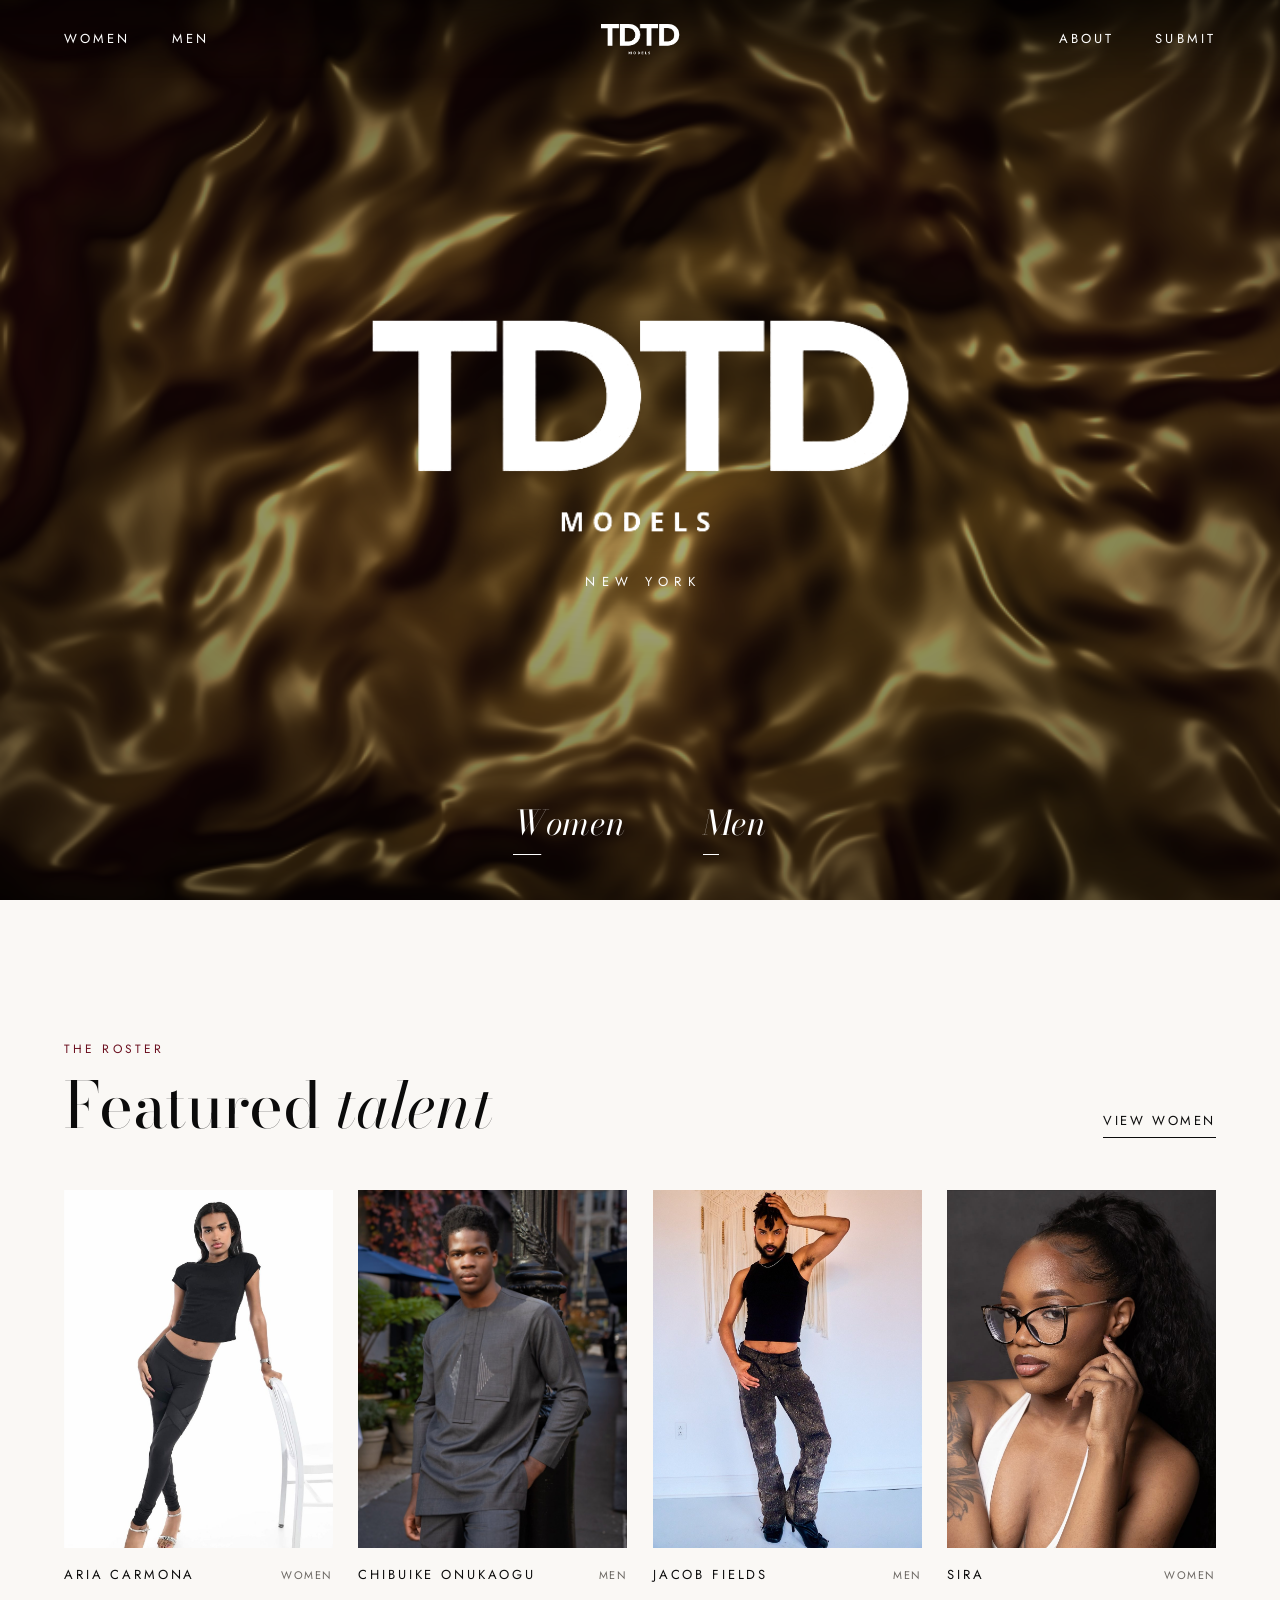
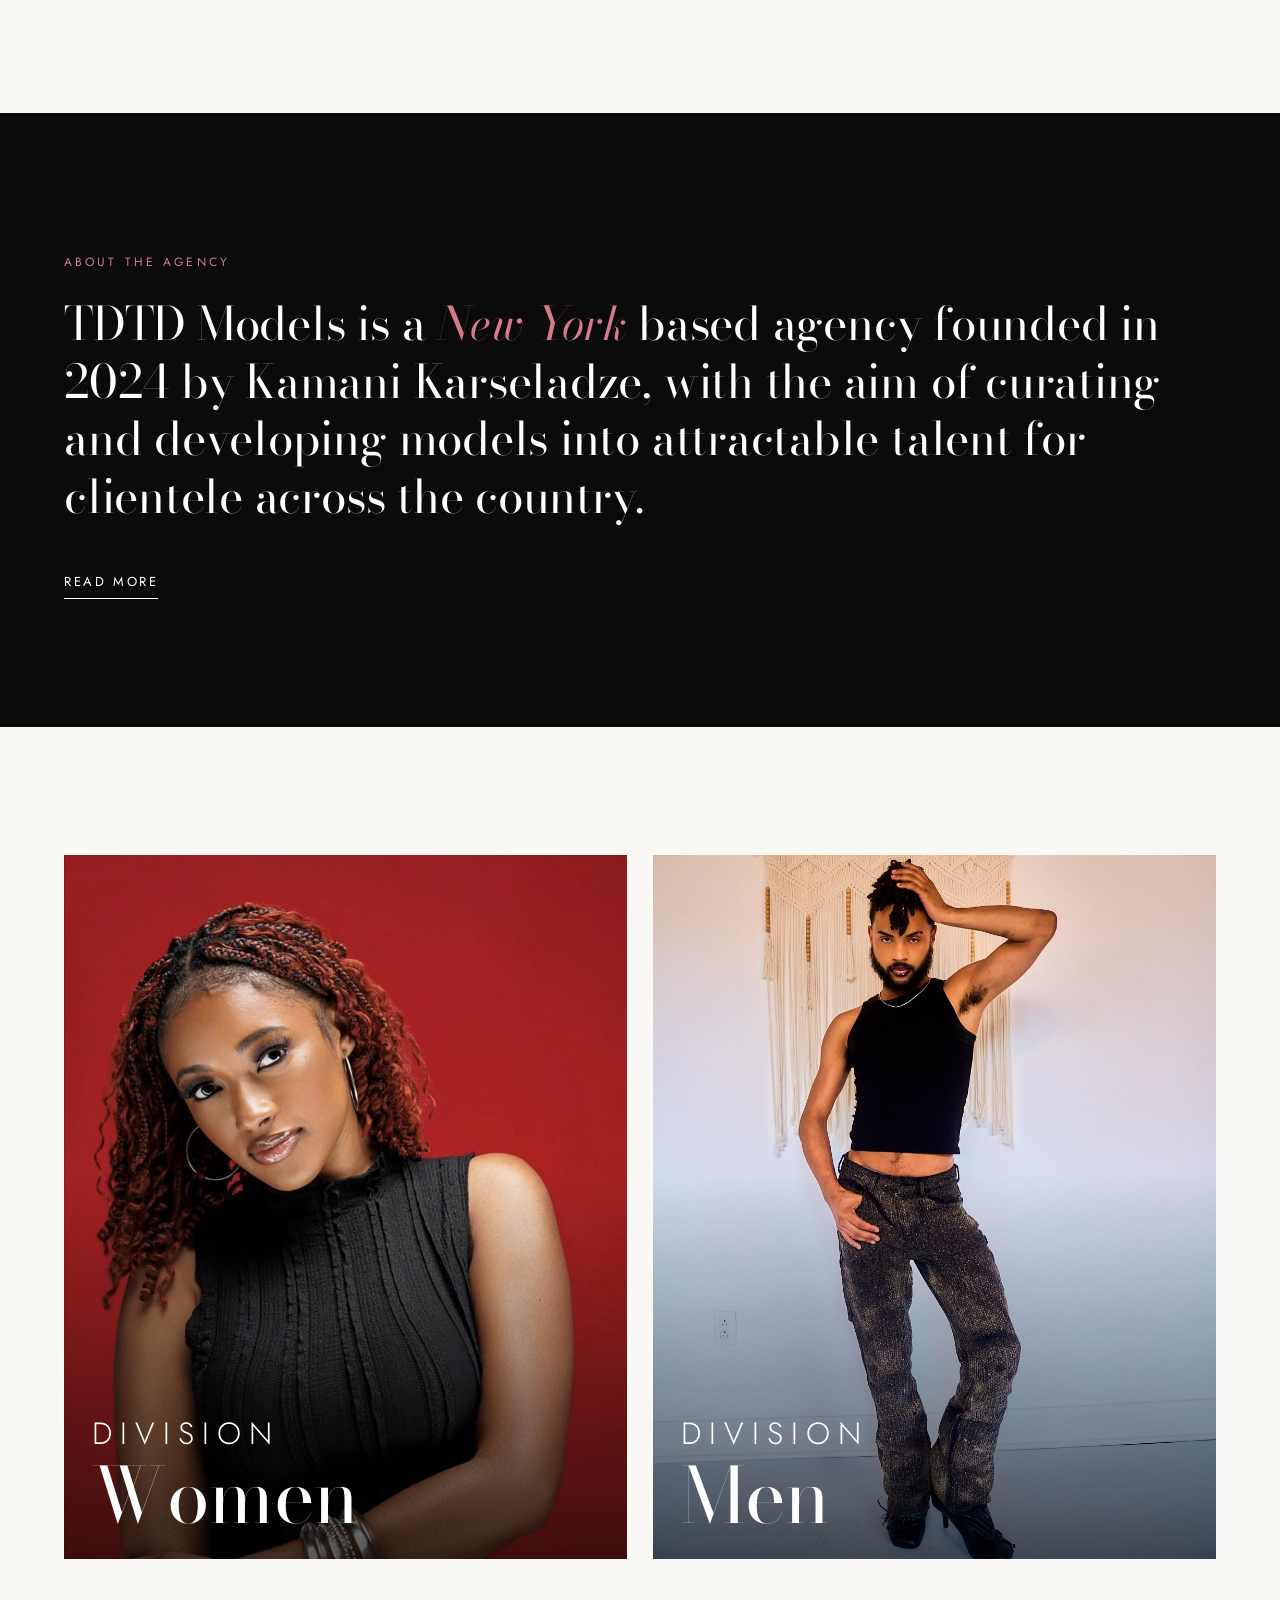
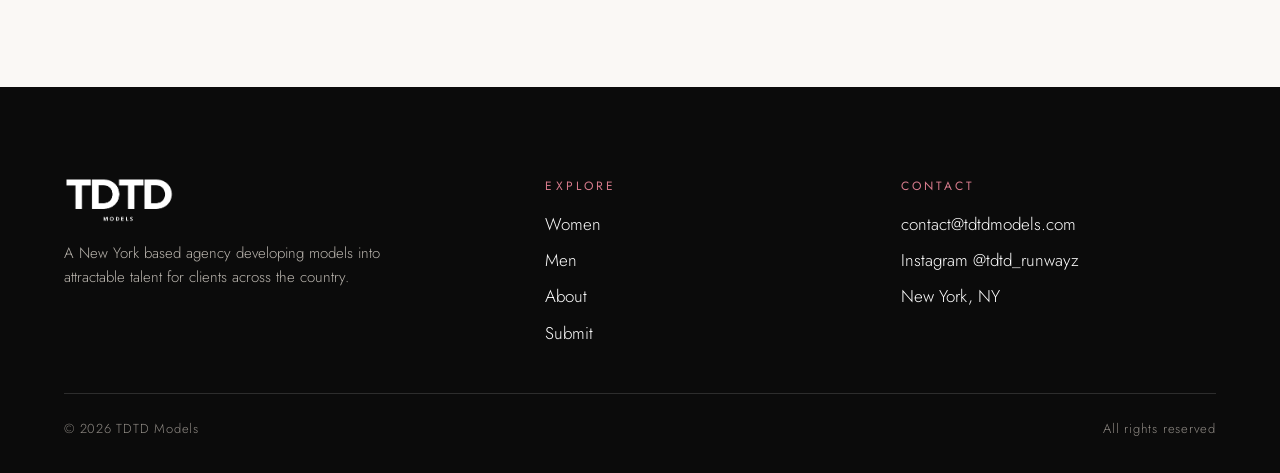
<file: index.html>
<!DOCTYPE html>
<html lang="en">
<head>
  <meta charset="UTF-8">
  <meta name="viewport" content="width=device-width, initial-scale=1">
  <title>TDTD Models | New York Model Management</title>
  <meta name="description" content="TDTD Models is a New York based agency founded in 2024 by Kamani Karseladze, with the aim of curating and developing models into attractable talent for clientele across the country.">
  <meta property="og:type" content="website">
  <meta property="og:site_name" content="TDTD Models">
  <meta property="og:title" content="TDTD Models | New York Model Management">
  <meta property="og:description" content="TDTD Models is a New York based agency founded in 2024 by Kamani Karseladze, with the aim of curating and developing models into attractable talent for clientele across the country.">
  <meta property="og:url" content="https://tdtdmodels.com/">
  <meta property="og:image" content="https://tdtdmodels.com/images/share-preview.jpg">
  <meta property="og:image:type" content="image/jpeg">
  <meta property="og:image:width" content="1200">
  <meta property="og:image:height" content="630">
  <meta property="og:image:alt" content="TDTD Models, New York model management">
  <meta name="twitter:card" content="summary_large_image">
  <meta name="twitter:title" content="TDTD Models | New York Model Management">
  <meta name="twitter:description" content="TDTD Models is a New York based agency founded in 2024 by Kamani Karseladze, with the aim of curating and developing models into attractable talent for clientele across the country.">
  <meta name="twitter:image" content="https://tdtdmodels.com/images/share-preview.jpg">
  <meta name="theme-color" content="#6b0f1f">
  <link rel="icon" href="favicon.png" type="image/png">
  <link rel="apple-touch-icon" href="apple-touch-icon.png">
  <link rel="preconnect" href="https://fonts.googleapis.com">
  <link rel="preconnect" href="https://fonts.gstatic.com" crossorigin>
  <link href="https://fonts.googleapis.com/css2?family=Bodoni+Moda:ital,opsz,wght@0,6..96,400;0,6..96,500;1,6..96,400&family=Jost:wght@300;400;500&display=swap" rel="stylesheet">
  <link rel="stylesheet" href="style.css">
</head>
<body class="home" data-page="home">
  <a class="skip" href="#main">Skip to content</a>
  <div id="site-header"></div>

  <section class="hero">
    <canvas aria-hidden="true"></canvas>
    <div class="hero-inner">
      <img class="hero-logo" src="images/tdtd-logo-white.png" alt="TDTD Models">
      <p class="hero-tag">New York</p>
    </div>
    <nav class="hero-links" aria-label="Divisions">
      <a href="women.html">Women</a>
      <a href="men.html">Men</a>
    </nav>
  </section>

  <main id="main">
    <section class="section">
      <div class="section-head">
        <div><p class="eyebrow">The roster</p><h2 class="display">Featured <em>talent</em></h2></div>
        <a class="link-arrow" href="women.html">View women</a>
      </div>
      <div class="roster" data-roster="featured"></div>
    </section>

    <section class="section section--ink">
      <div class="statement">
        <p class="eyebrow" style="color:#d77b8c">About the agency</p>
        <p>TDTD Models is a <em>New York</em> based agency founded in 2024 by Kamani Karseladze, with the aim of curating and developing models into attractable talent for clientele across the country.</p>
        <a class="link-arrow" href="about.html">Read more</a>
      </div>
    </section>

    <section class="section">
      <div class="tiles">
        <a class="tile reveal" href="women.html"><img src="images/models/kiyana-simmons/01.jpg" alt="" loading="lazy"><span><em>Division</em>Women</span></a>
        <a class="tile reveal" href="men.html"><img src="images/models/jacob-fields/01.jpg" alt="" loading="lazy"><span><em>Division</em>Men</span></a>
      </div>
    </section>

  </main>

  <div id="site-footer"></div>
  <script src="js/gold.js"></script>
  <script src="js/roster.js"></script>
  <script src="js/main.js"></script>
</body>
</html>
</file>
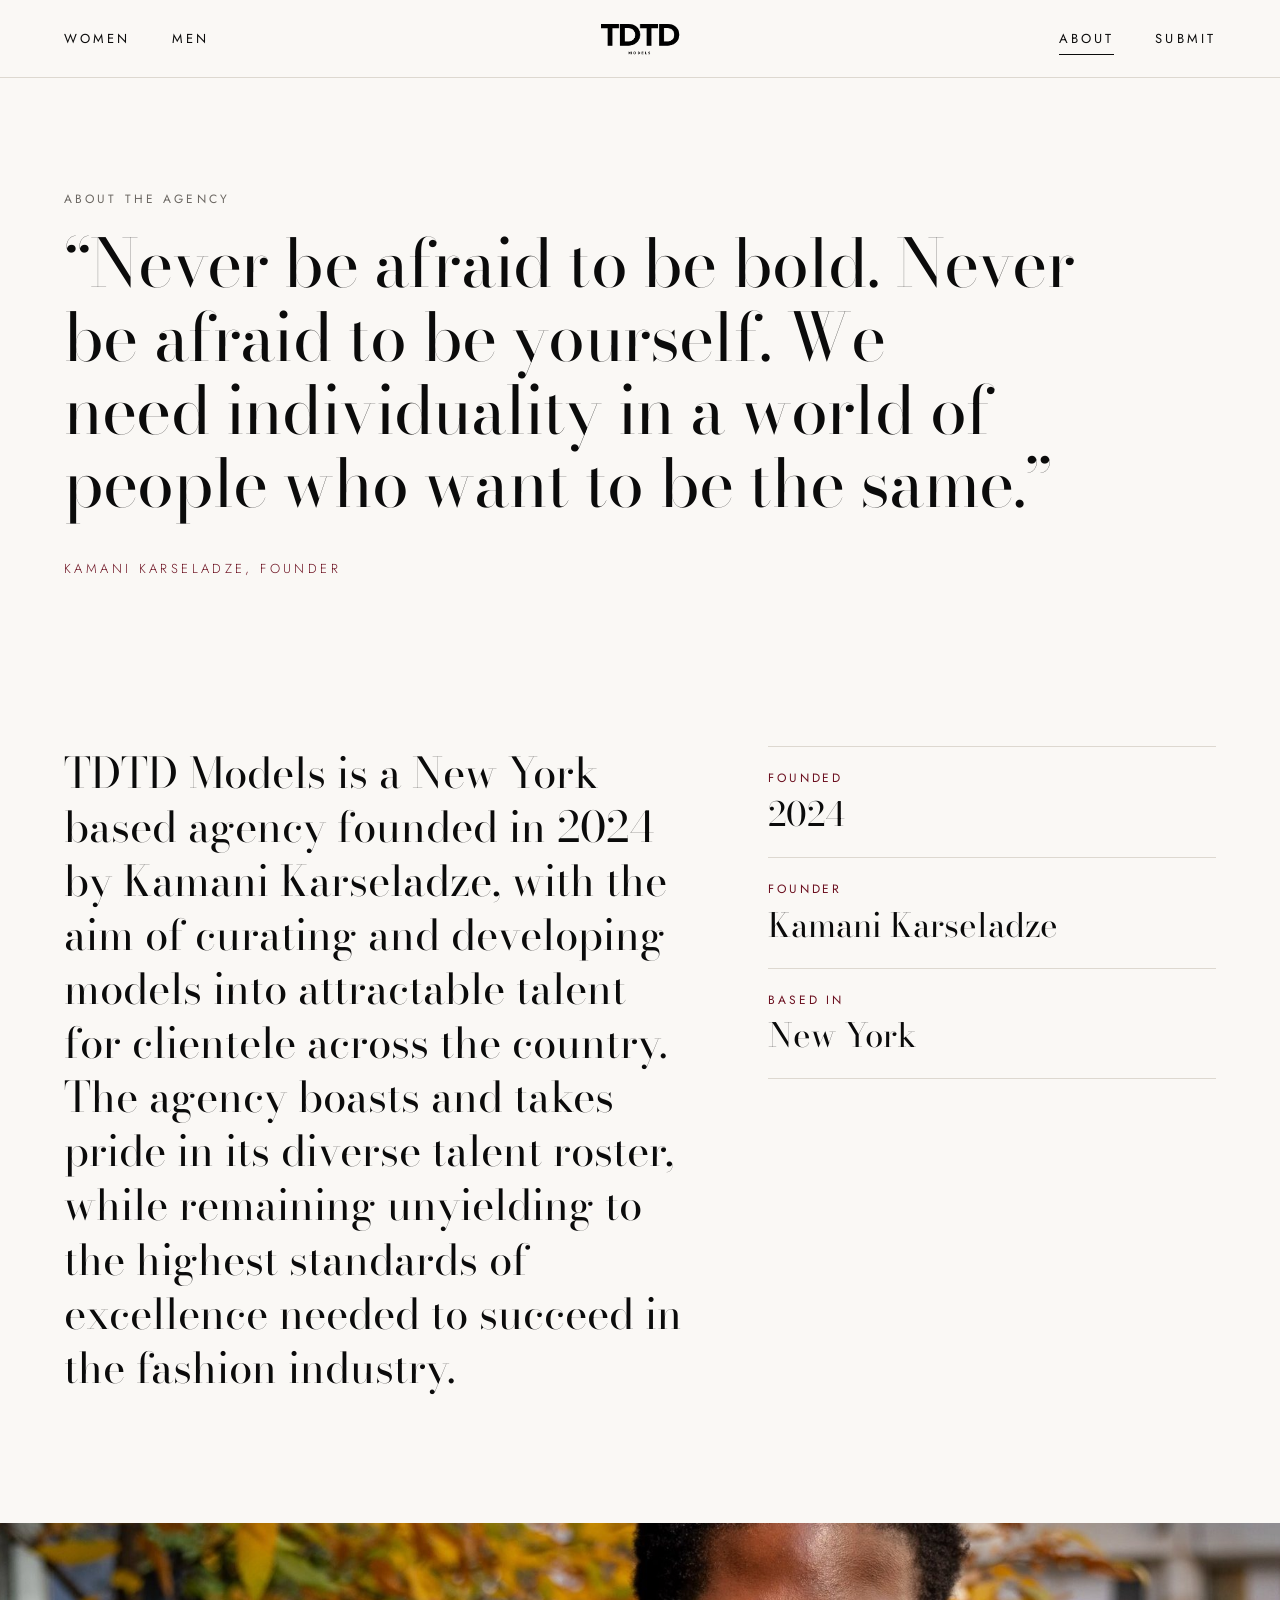
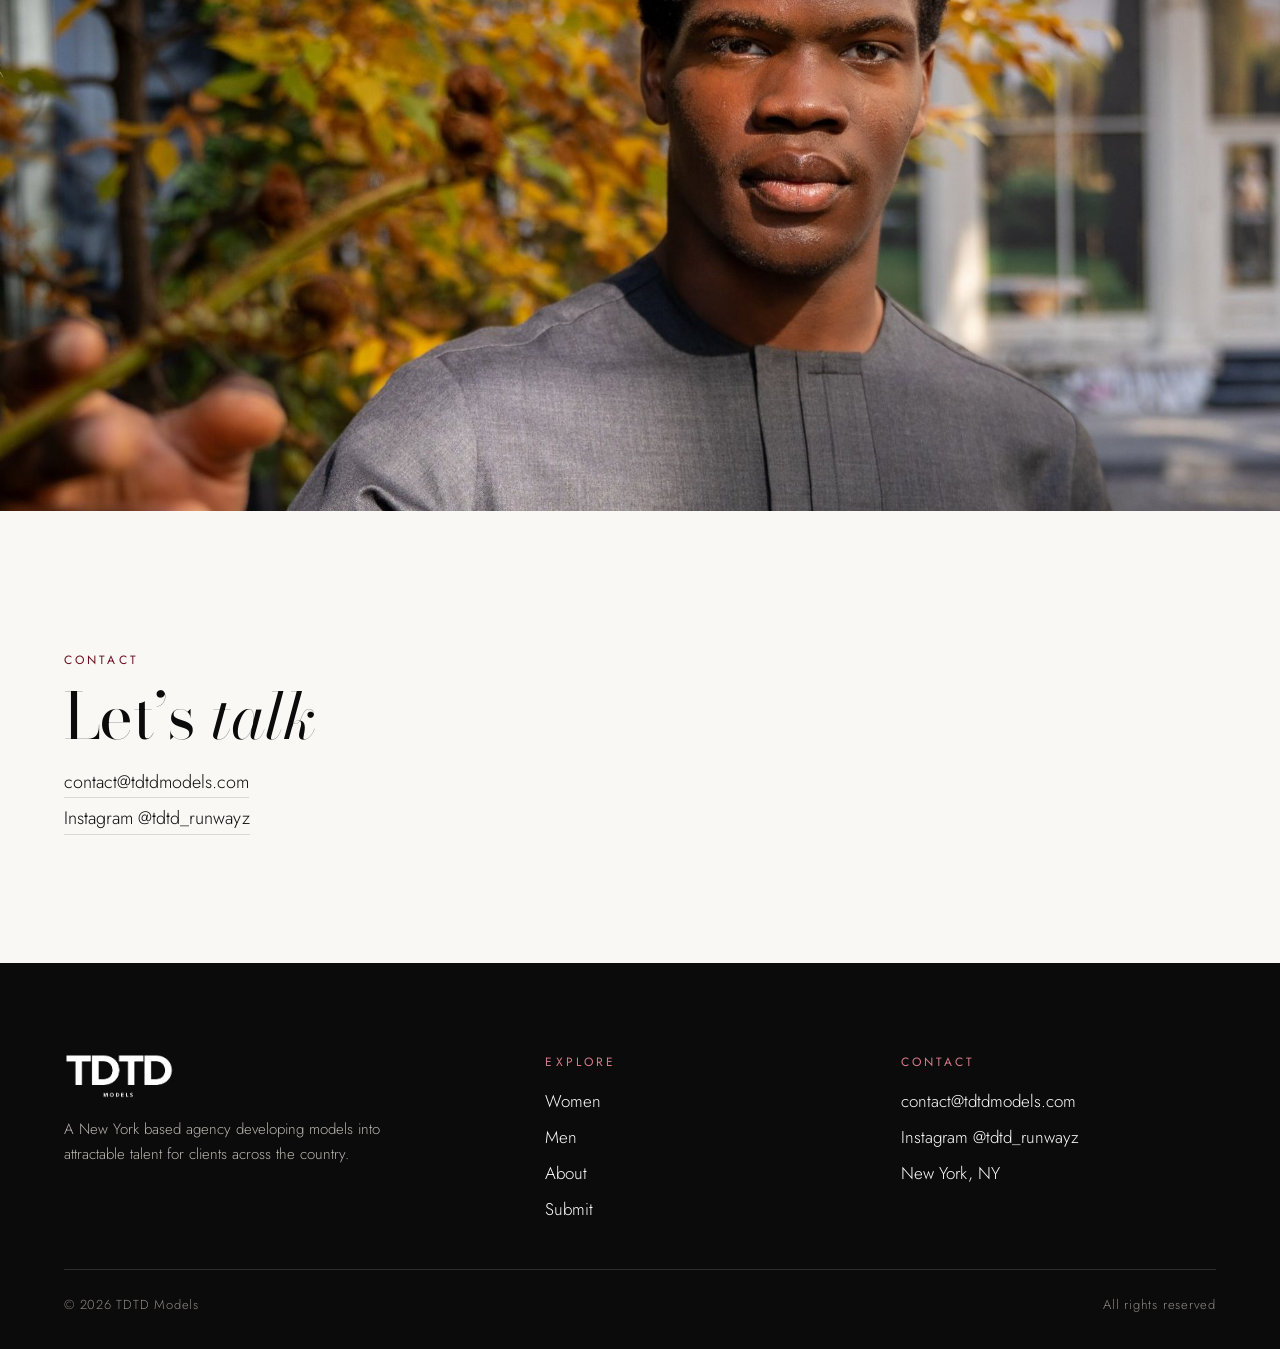
<file: about.html>
<!DOCTYPE html>
<html lang="en">
<head>
  <meta charset="UTF-8">
  <meta name="viewport" content="width=device-width, initial-scale=1">
  <title>About | TDTD Models</title>
  <meta name="description" content="TDTD Models is a New York based agency founded in 2024 by Kamani Karseladze.">
  <meta property="og:type" content="website">
  <meta property="og:site_name" content="TDTD Models">
  <meta property="og:title" content="About | TDTD Models">
  <meta property="og:description" content="TDTD Models is a New York based agency founded in 2024 by Kamani Karseladze.">
  <meta property="og:url" content="https://tdtdmodels.com/about.html">
  <meta property="og:image" content="https://tdtdmodels.com/images/share-preview.jpg">
  <meta property="og:image:type" content="image/jpeg">
  <meta property="og:image:width" content="1200">
  <meta property="og:image:height" content="630">
  <meta property="og:image:alt" content="TDTD Models, New York model management">
  <meta name="twitter:card" content="summary_large_image">
  <meta name="twitter:title" content="About | TDTD Models">
  <meta name="twitter:description" content="TDTD Models is a New York based agency founded in 2024 by Kamani Karseladze.">
  <meta name="twitter:image" content="https://tdtdmodels.com/images/share-preview.jpg">
  <meta name="theme-color" content="#6b0f1f">
  <link rel="icon" href="favicon.png" type="image/png">
  <link rel="apple-touch-icon" href="apple-touch-icon.png">
  <link rel="preconnect" href="https://fonts.googleapis.com">
  <link rel="preconnect" href="https://fonts.gstatic.com" crossorigin>
  <link href="https://fonts.googleapis.com/css2?family=Bodoni+Moda:ital,opsz,wght@0,6..96,400;0,6..96,500;1,6..96,400&family=Jost:wght@300;400;500&display=swap" rel="stylesheet">
  <link rel="stylesheet" href="style.css">
</head>
<body data-page="about">
  <a class="skip" href="#main">Skip to content</a>
  <div id="site-header"></div>
  <header class="page-title page-title--quote">
    <p class="eyebrow">About the agency</p>
    <h1 class="display quote-title">&ldquo;Never be afraid to be bold. Never be afraid to be yourself. We need individuality in a world of people who want to be the same.&rdquo;</h1>
    <p class="quote-by">Kamani Karseladze, Founder</p>
  </header>
  <main id="main">
    <section class="section">
      <div class="about-grid">
        <p class="about-lead reveal">TDTD Models is a New York based agency founded in 2024 by Kamani Karseladze, with the aim of curating and developing models into attractable talent for clientele across the country. The agency boasts and takes pride in its diverse talent roster, while remaining unyielding to the highest standards of excellence needed to succeed in the fashion industry.</p>
        <dl class="facts reveal">
          <div><dt>Founded</dt><dd>2024</dd></div>
          <div><dt>Founder</dt><dd>Kamani Karseladze</dd></div>
          <div><dt>Based in</dt><dd>New York</dd></div>
        </dl>
      </div>
    </section>
    <div class="photo-band"><img src="images/about-band.jpg" alt="" loading="lazy"></div>
    <section class="section">
      <p class="eyebrow">Contact</p>
      <h2 class="display" style="margin:12px 0 0;font-size:clamp(34px,5vw,64px)">Let&rsquo;s <em>talk</em></h2>
      <div class="contact-lines">
        <a href="mailto:contact@tdtdmodels.com">contact@tdtdmodels.com</a>
        <a href="https://www.instagram.com/tdtd_runwayz/" target="_blank" rel="noopener">Instagram @tdtd_runwayz</a>
      </div>
    </section>
  </main>
  <div id="site-footer"></div>
  <script src="js/roster.js"></script>
  <script src="js/main.js"></script>
</body>
</html>
</file>
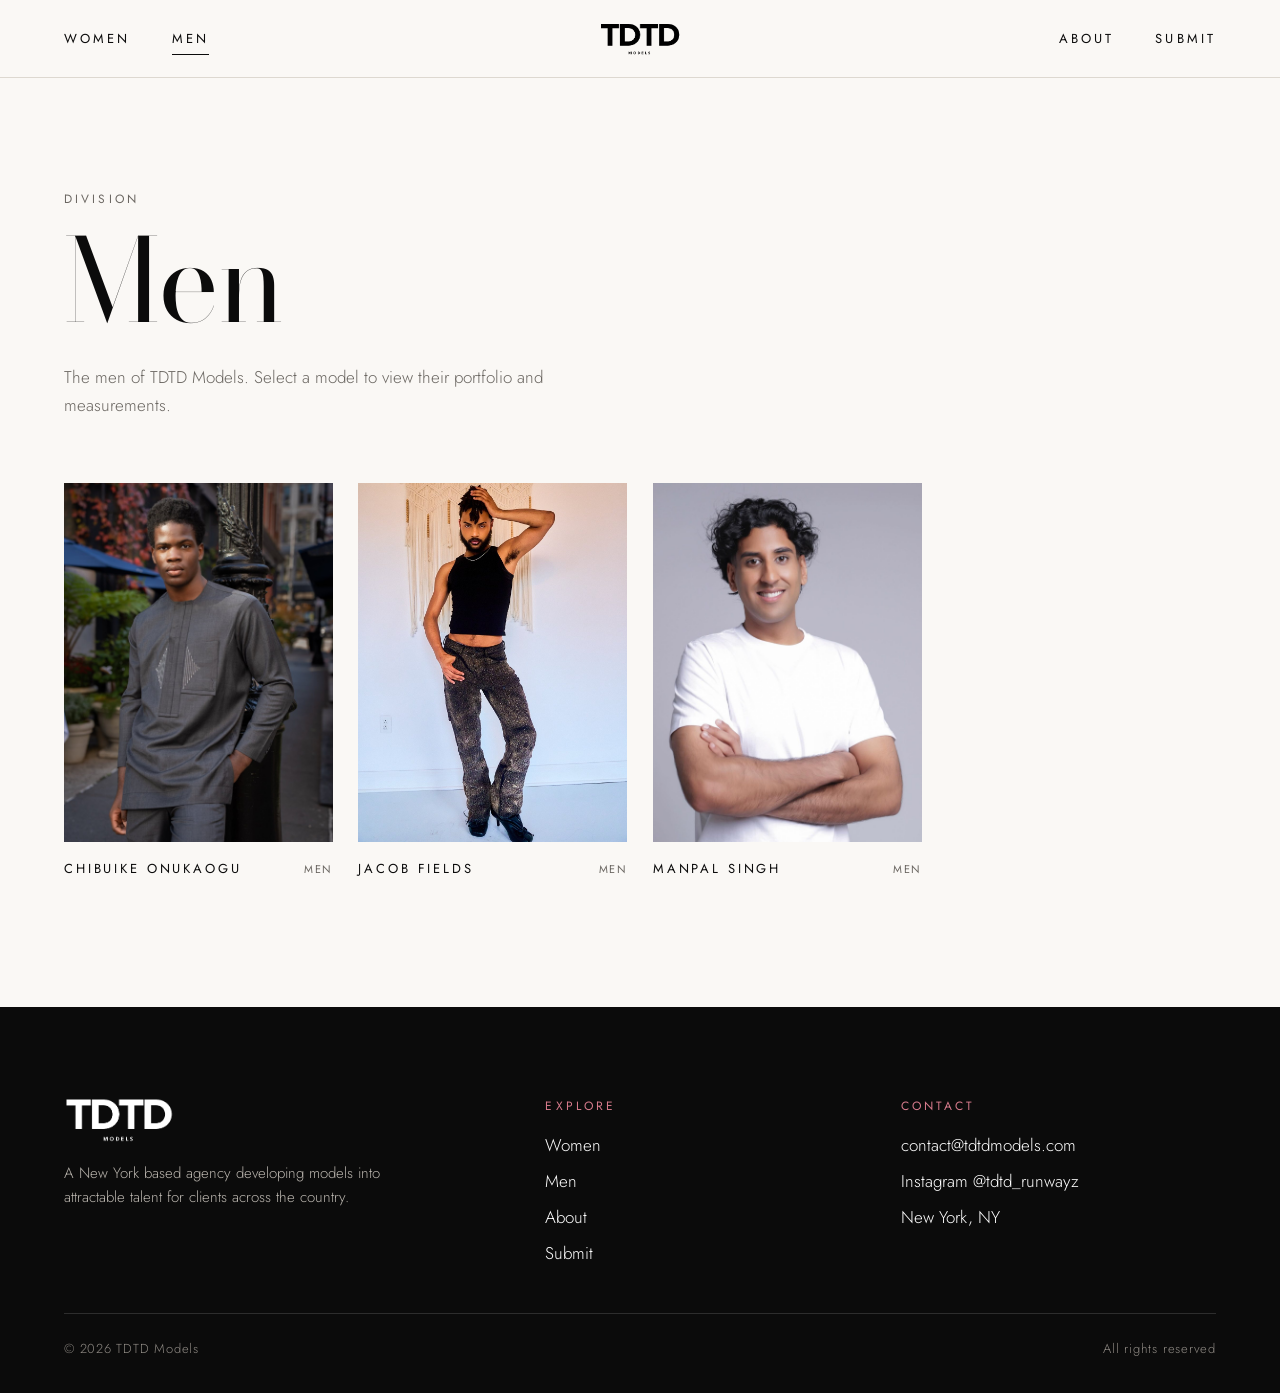
<file: men.html>
<!DOCTYPE html>
<html lang="en">
<head>
  <meta charset="UTF-8">
  <meta name="viewport" content="width=device-width, initial-scale=1">
  <title>Men | TDTD Models</title>
  <meta name="description" content="The men of TDTD Models. Model management in New York.">
  <meta property="og:type" content="website">
  <meta property="og:site_name" content="TDTD Models">
  <meta property="og:title" content="Men | TDTD Models">
  <meta property="og:description" content="The men of TDTD Models. Model management in New York.">
  <meta property="og:url" content="https://tdtdmodels.com/men.html">
  <meta property="og:image" content="https://tdtdmodels.com/images/share-preview.jpg">
  <meta property="og:image:type" content="image/jpeg">
  <meta property="og:image:width" content="1200">
  <meta property="og:image:height" content="630">
  <meta property="og:image:alt" content="TDTD Models, New York model management">
  <meta name="twitter:card" content="summary_large_image">
  <meta name="twitter:title" content="Men | TDTD Models">
  <meta name="twitter:description" content="The men of TDTD Models. Model management in New York.">
  <meta name="twitter:image" content="https://tdtdmodels.com/images/share-preview.jpg">
  <meta name="theme-color" content="#6b0f1f">
  <link rel="icon" href="favicon.png" type="image/png">
  <link rel="apple-touch-icon" href="apple-touch-icon.png">
  <link rel="preconnect" href="https://fonts.googleapis.com">
  <link rel="preconnect" href="https://fonts.gstatic.com" crossorigin>
  <link href="https://fonts.googleapis.com/css2?family=Bodoni+Moda:ital,opsz,wght@0,6..96,400;0,6..96,500;1,6..96,400&family=Jost:wght@300;400;500&display=swap" rel="stylesheet">
  <link rel="stylesheet" href="style.css">
</head>
<body data-page="men">
  <a class="skip" href="#main">Skip to content</a>
  <div id="site-header"></div>
  <header class="page-title">
    <p class="eyebrow">Division</p>
    <h1 class="display">Men</h1>
    <p>The men of TDTD Models. Select a model to view their portfolio and measurements.</p>
  </header>
  <main id="main" class="roster-wrap">
    <div class="roster" data-roster="men"></div>
  </main>
  <div id="site-footer"></div>
  <script src="js/roster.js"></script>
  <script src="js/main.js"></script>
</body>
</html>
</file>
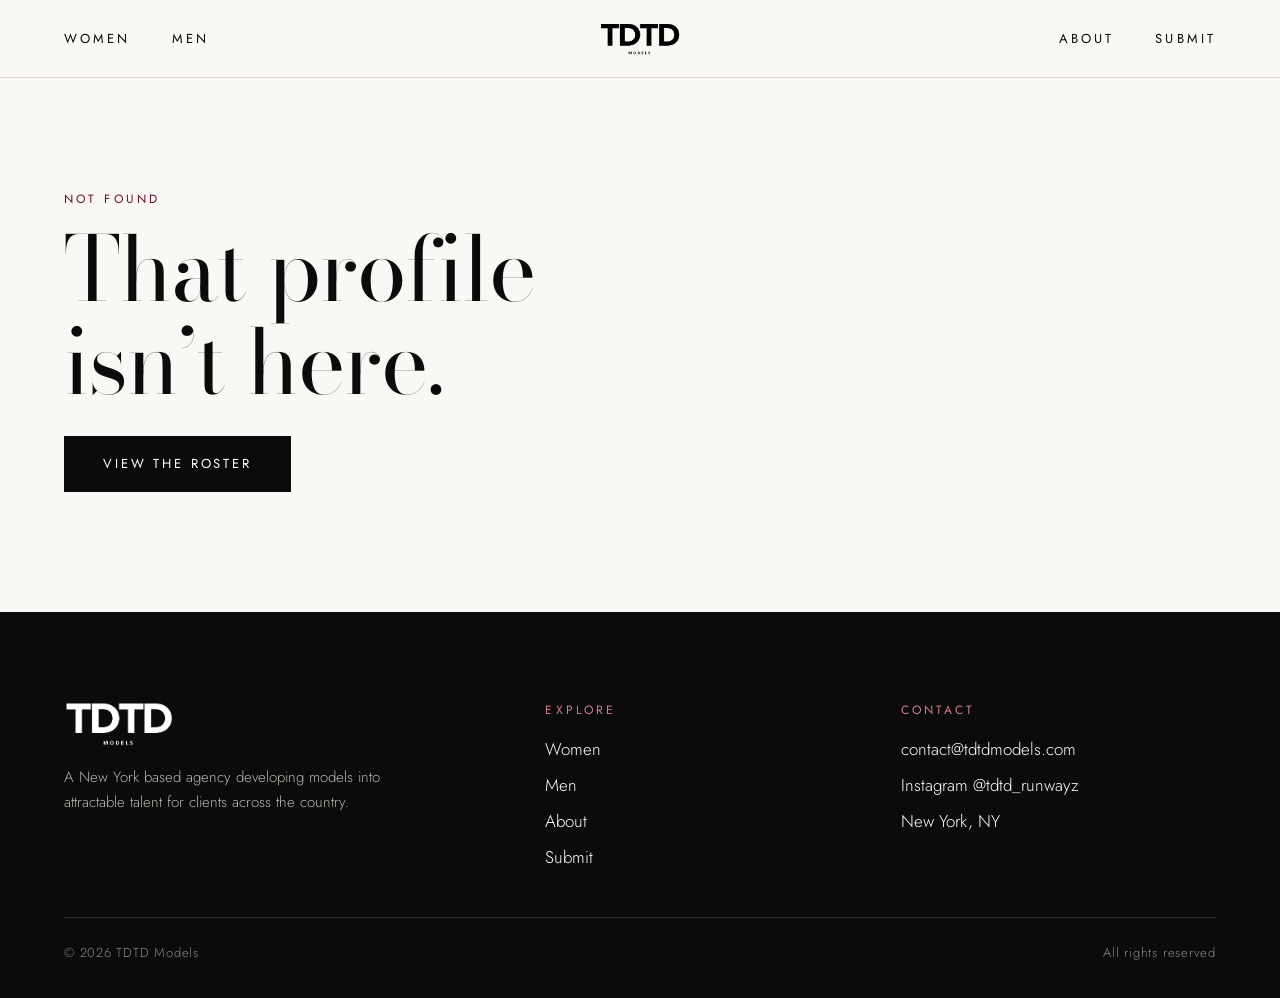
<file: model.html>
<!DOCTYPE html>
<html lang="en">
<head>
  <meta charset="UTF-8">
  <meta name="viewport" content="width=device-width, initial-scale=1">
  <title>Model | TDTD Models</title>
  <meta name="description" content="Model portfolio at TDTD Models, New York.">
  <meta property="og:type" content="website">
  <meta property="og:site_name" content="TDTD Models">
  <meta property="og:title" content="Model | TDTD Models">
  <meta property="og:description" content="Model portfolio at TDTD Models, New York.">
  <meta property="og:image" content="https://tdtdmodels.com/images/share-preview.jpg">
  <meta property="og:image:type" content="image/jpeg">
  <meta property="og:image:width" content="1200">
  <meta property="og:image:height" content="630">
  <meta property="og:image:alt" content="TDTD Models, New York model management">
  <meta name="twitter:card" content="summary_large_image">
  <meta name="twitter:title" content="Model | TDTD Models">
  <meta name="twitter:description" content="Model portfolio at TDTD Models, New York.">
  <meta name="twitter:image" content="https://tdtdmodels.com/images/share-preview.jpg">
  <meta name="theme-color" content="#6b0f1f">
  <link rel="icon" href="favicon.png" type="image/png">
  <link rel="apple-touch-icon" href="apple-touch-icon.png">
  <link rel="preconnect" href="https://fonts.googleapis.com">
  <link rel="preconnect" href="https://fonts.gstatic.com" crossorigin>
  <link href="https://fonts.googleapis.com/css2?family=Bodoni+Moda:ital,opsz,wght@0,6..96,400;0,6..96,500;1,6..96,400&family=Jost:wght@300;400;500&display=swap" rel="stylesheet">
  <link rel="stylesheet" href="style.css">
</head>
<body data-page="model">
  <a class="skip" href="#main">Skip to content</a>
  <div id="site-header"></div>
  <main id="main"><div id="model-root"></div></main>
  <div id="site-footer"></div>
  <script src="js/roster.js"></script>
  <script src="js/main.js"></script>
</body>
</html>
</file>
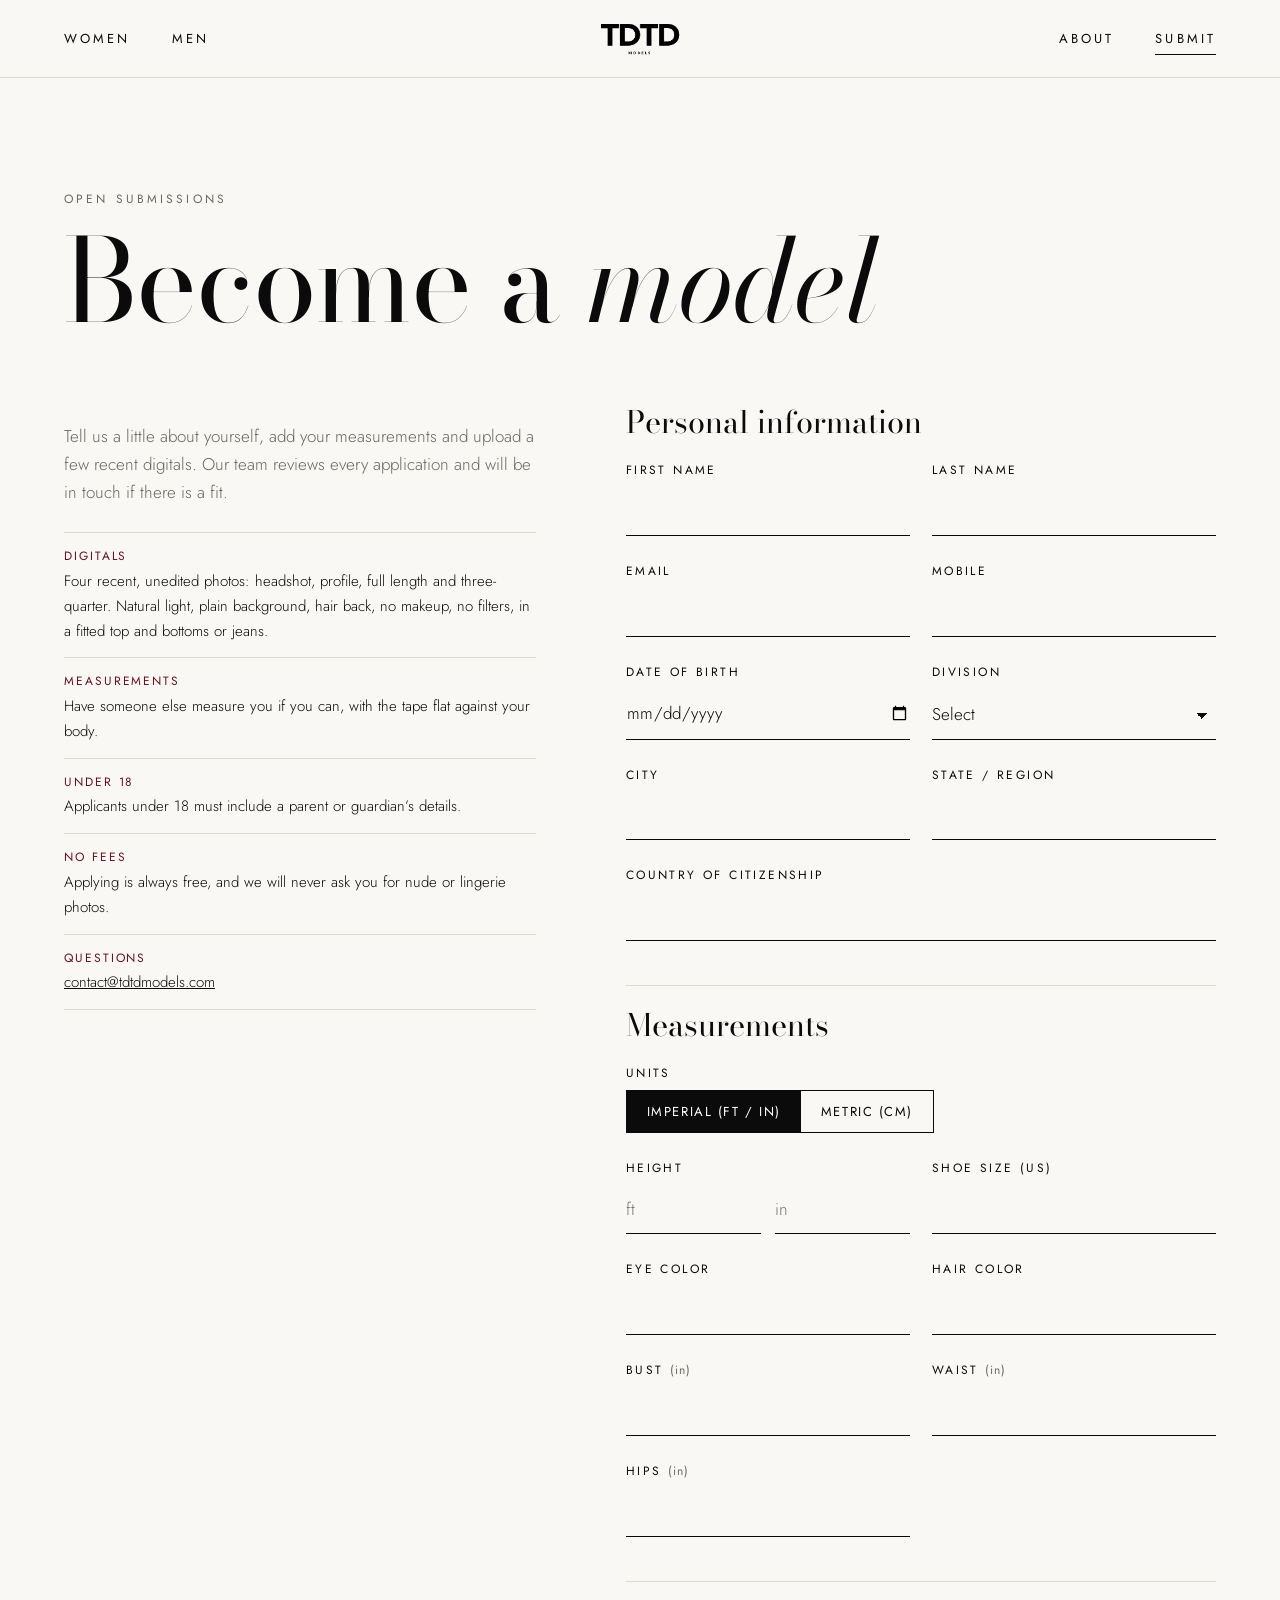
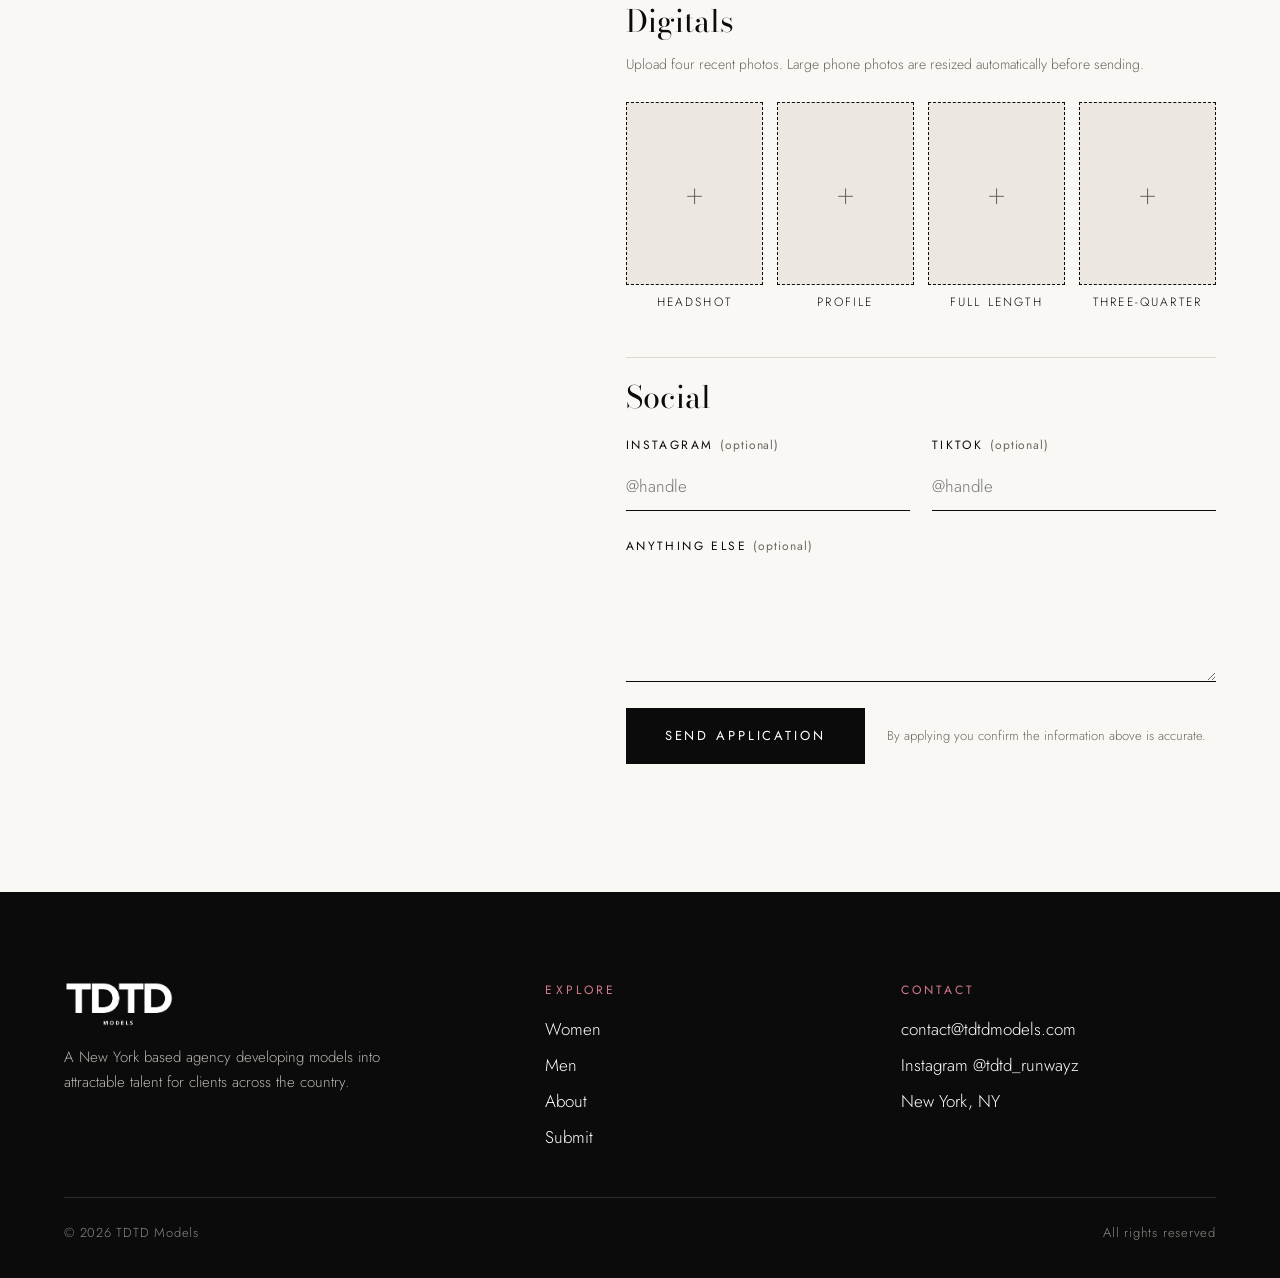
<file: submit.html>
<!DOCTYPE html>
<html lang="en">
<head>
  <meta charset="UTF-8">
  <meta name="viewport" content="width=device-width, initial-scale=1">
  <title>Submit | TDTD Models</title>
  <meta name="description" content="Apply to be represented by TDTD Models, a New York model agency.">
  <meta property="og:type" content="website">
  <meta property="og:site_name" content="TDTD Models">
  <meta property="og:title" content="Submit | TDTD Models">
  <meta property="og:description" content="Apply to be represented by TDTD Models, a New York model agency.">
  <meta property="og:url" content="https://tdtdmodels.com/submit.html">
  <meta property="og:image" content="https://tdtdmodels.com/images/share-preview.jpg">
  <meta property="og:image:type" content="image/jpeg">
  <meta property="og:image:width" content="1200">
  <meta property="og:image:height" content="630">
  <meta property="og:image:alt" content="TDTD Models, New York model management">
  <meta name="twitter:card" content="summary_large_image">
  <meta name="twitter:title" content="Submit | TDTD Models">
  <meta name="twitter:description" content="Apply to be represented by TDTD Models, a New York model agency.">
  <meta name="twitter:image" content="https://tdtdmodels.com/images/share-preview.jpg">
  <meta name="theme-color" content="#6b0f1f">
  <link rel="icon" href="favicon.png" type="image/png">
  <link rel="apple-touch-icon" href="apple-touch-icon.png">
  <link rel="preconnect" href="https://fonts.googleapis.com">
  <link rel="preconnect" href="https://fonts.gstatic.com" crossorigin>
  <link href="https://fonts.googleapis.com/css2?family=Bodoni+Moda:ital,opsz,wght@0,6..96,400;0,6..96,500;1,6..96,400&family=Jost:wght@300;400;500&display=swap" rel="stylesheet">
  <link rel="stylesheet" href="style.css">
</head>
<body data-page="submit">
  <a class="skip" href="#main">Skip to content</a>
  <div id="site-header"></div>
  <header class="page-title">
    <p class="eyebrow">Open submissions</p>
    <h1 class="display">Become a <em>model</em></h1>
  </header>
  <main id="main" class="apply" style="padding-top:clamp(34px,5vw,70px)">
    <div class="apply-copy">
      <p>Tell us a little about yourself, add your measurements and upload a few recent digitals. Our team reviews every application and will be in touch if there is a fit.</p>
      <ul>
        <li><b>Digitals</b>Four recent, unedited photos: headshot, profile, full length and three-quarter. Natural light, plain background, hair back, no makeup, no filters, in a fitted top and bottoms or jeans.</li>
        <li><b>Measurements</b>Have someone else measure you if you can, with the tape flat against your body.</li>
        <li><b>Under 18</b>Applicants under 18 must include a parent or guardian&rsquo;s details.</li>
        <li><b>No fees</b>Applying is always free, and we will never ask you for nude or lingerie photos.</li>
        <li><b>Questions</b><a href="mailto:contact@tdtdmodels.com">contact@tdtdmodels.com</a></li>
      </ul>
    </div>

    <form class="form" id="applyForm" action="https://formspree.io/f/xrppvgpb" method="POST" enctype="multipart/form-data">
      <input type="hidden" name="_subject" value="New TDTD Models application">
      <input class="hp" type="text" name="_gotcha" tabindex="-1" autocomplete="off" aria-hidden="true">

      <h2 class="form-section">Personal information</h2>
      <div class="field"><label for="first">First name</label><input id="first" name="first_name" type="text" autocomplete="given-name" required></div>
      <div class="field"><label for="last">Last name</label><input id="last" name="last_name" type="text" autocomplete="family-name" required></div>
      <div class="field"><label for="email">Email</label><input id="email" name="email" type="email" autocomplete="email" required></div>
      <div class="field"><label for="phone">Mobile</label><input id="phone" name="mobile" type="tel" autocomplete="tel" required></div>
      <div class="field"><label for="dob">Date of birth</label><input id="dob" name="date_of_birth" type="date" autocomplete="bday" required></div>
      <div class="field"><label for="division">Division</label>
        <select id="division" name="division" required><option value="" selected disabled>Select</option><option value="Women">Women</option><option value="Men">Men</option></select></div>
      <div class="field"><label for="city">City</label><input id="city" name="city" type="text" autocomplete="address-level2" required></div>
      <div class="field"><label for="state">State / region</label><input id="state" name="state" type="text" autocomplete="address-level1"></div>
      <div class="field full"><label for="citizenship">Country of citizenship</label><input id="citizenship" name="citizenship" type="text" autocomplete="country-name" required></div>

      <div class="guardian full" id="guardian" hidden>
        <p class="hint">You are under 18, so a parent or guardian needs to be included on this application.</p>
        <div class="form guardian-grid">
          <div class="field"><label for="g-name">Parent / guardian name</label><input id="g-name" name="guardian_name" type="text"></div>
          <div class="field"><label for="g-contact">Parent / guardian email or phone</label><input id="g-contact" name="guardian_contact" type="text"></div>
        </div>
      </div>

      <h2 class="form-section">Measurements</h2>
      <div class="field full">
        <span class="lbl">Units</span>
        <div class="seg" role="radiogroup" aria-label="Units">
          <label><input type="radio" name="units" value="Imperial (ft / in)" checked><span>Imperial (ft / in)</span></label>
          <label><input type="radio" name="units" value="Metric (cm)"><span>Metric (cm)</span></label>
        </div>
      </div>
      <div class="field" data-unit="imperial"><label for="ft">Height</label>
        <div class="pair"><input id="ft" name="height_feet" type="number" min="3" max="7" placeholder="ft"><input id="in" name="height_inches" type="number" min="0" max="11" placeholder="in"></div></div>
      <div class="field" data-unit="metric" hidden><label for="hcm">Height (cm)</label><input id="hcm" name="height_cm" type="number" min="100" max="230"></div>
      <div class="field"><label for="shoe">Shoe size (US)</label><input id="shoe" name="shoe_size_us" type="text" inputmode="decimal" required></div>
      <div class="field"><label for="eyes">Eye color</label><input id="eyes" name="eye_color" type="text" required></div>
      <div class="field"><label for="hair">Hair color</label><input id="hair" name="hair_color" type="text" required></div>
      <div class="field"><label for="bust" id="bustLabel">Bust <i data-suffix>(in)</i></label><input id="bust" name="bust_chest" type="number" step="0.25" min="10" max="80" required></div>
      <div class="field"><label for="waist">Waist <i data-suffix>(in)</i></label><input id="waist" name="waist" type="number" step="0.25" min="10" max="80" required></div>
      <div class="field"><label for="hips">Hips <i data-suffix>(in)</i></label><input id="hips" name="hips" type="number" step="0.25" min="10" max="90" required></div>

      <h2 class="form-section">Digitals</h2>
      <p class="hint full" id="digitalsHint">Upload four recent photos. Large phone photos are resized automatically before sending.</p>
      <div class="slots full" id="slots">
        <label class="slot"><input type="file" name="digital_headshot" accept="image/*" required><span class="slot-img"></span><span class="slot-label">Headshot</span></label>
        <label class="slot"><input type="file" name="digital_profile" accept="image/*" required><span class="slot-img"></span><span class="slot-label">Profile</span></label>
        <label class="slot"><input type="file" name="digital_full_length" accept="image/*" required><span class="slot-img"></span><span class="slot-label">Full length</span></label>
        <label class="slot"><input type="file" name="digital_three_quarter" accept="image/*" required><span class="slot-img"></span><span class="slot-label">Three-quarter</span></label>
      </div>
      <div class="field full" id="linkField" hidden><label for="photos">Link to your digitals</label><input id="photos" name="photos_link" type="url" placeholder="Shared album, Drive folder or portfolio link"></div>

      <h2 class="form-section">Social</h2>
      <div class="field"><label for="instagram">Instagram <i>(optional)</i></label><input id="instagram" name="instagram" type="text" placeholder="@handle"></div>
      <div class="field"><label for="tiktok">TikTok <i>(optional)</i></label><input id="tiktok" name="tiktok" type="text" placeholder="@handle"></div>
      <div class="field full"><label for="message">Anything else <i>(optional)</i></label><textarea id="message" name="message"></textarea></div>

      <div class="form-foot">
        <button class="btn" type="submit">Send application</button>
        <small>By applying you confirm the information above is accurate.</small>
      </div>
      <div class="form-msg" id="formMsg" role="status"></div>
    </form>
  </main>
  <div id="site-footer"></div>
  <script src="js/roster.js"></script>
  <script src="js/main.js"></script>
</body>
</html>
</file>
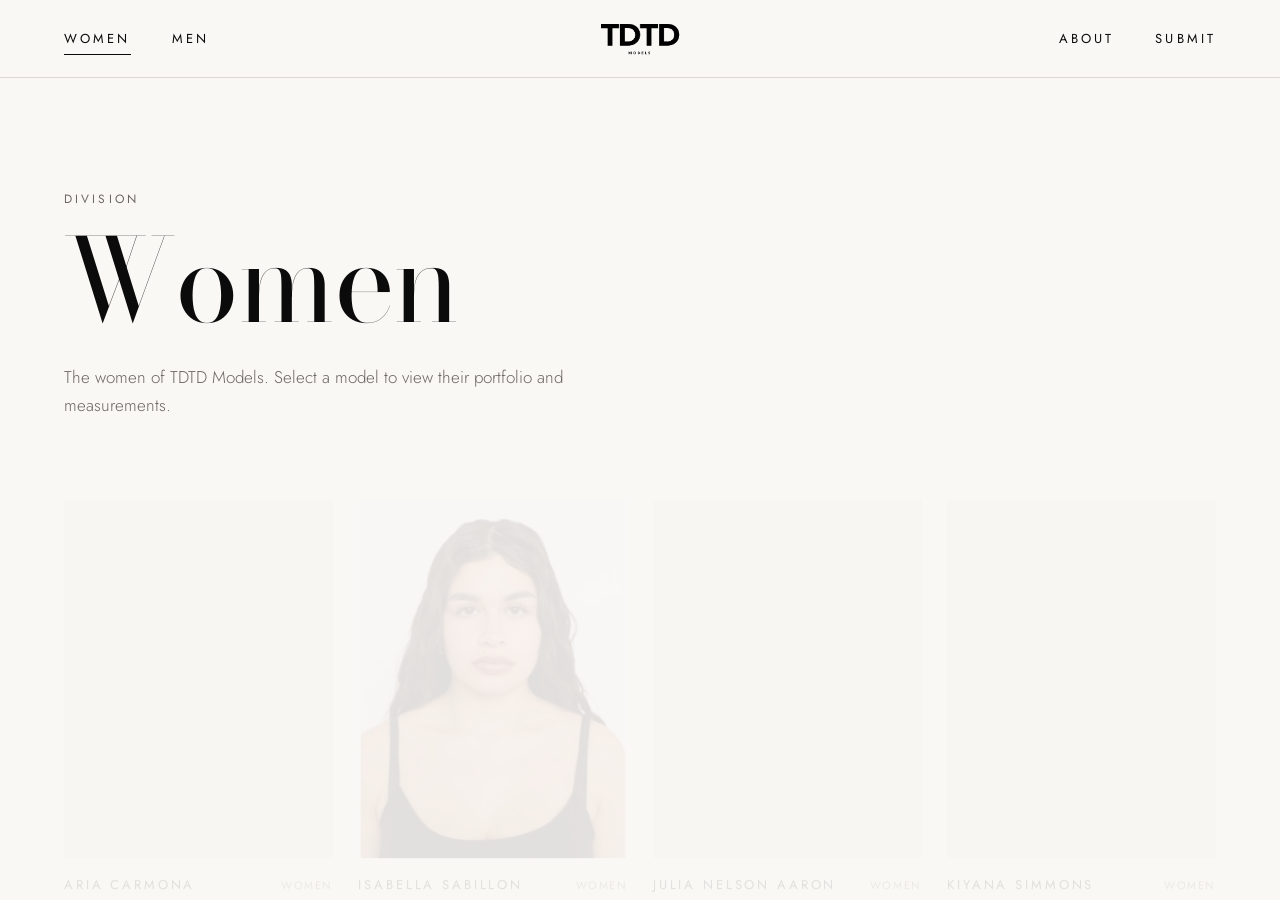
<file: talent.html>
<!DOCTYPE html>
<html lang="en"><head><meta charset="UTF-8"><title>Redirecting…</title>
<meta http-equiv="refresh" content="0; url=women.html"><link rel="canonical" href="women.html"></head>
<body><p><a href="women.html">Continue to the roster</a></p></body></html>
</file>
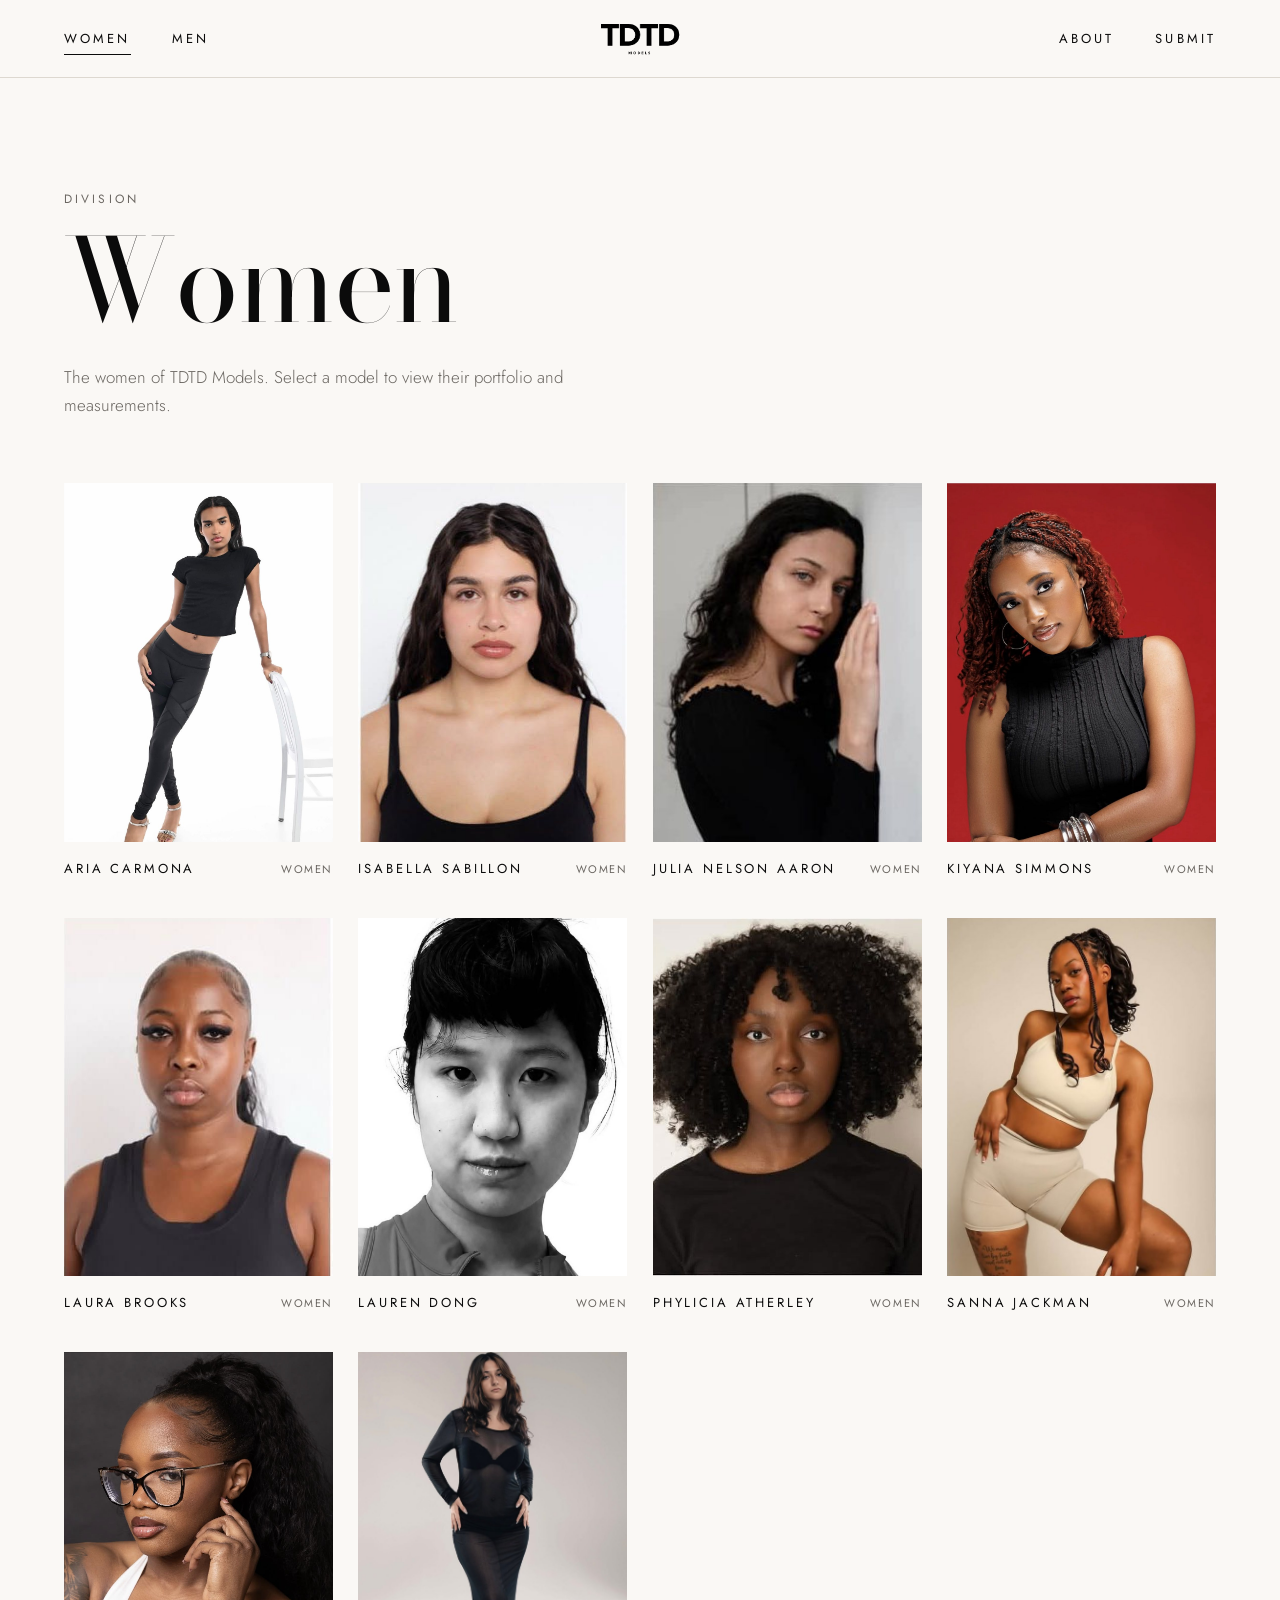
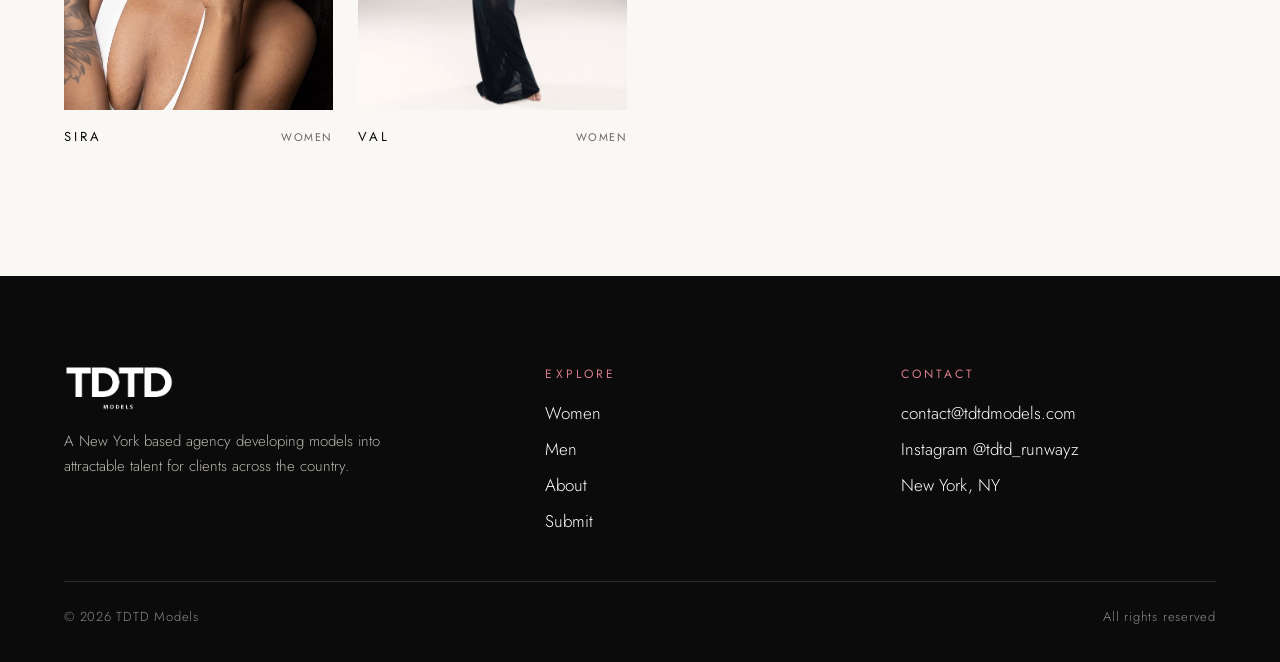
<file: women.html>
<!DOCTYPE html>
<html lang="en">
<head>
  <meta charset="UTF-8">
  <meta name="viewport" content="width=device-width, initial-scale=1">
  <title>Women | TDTD Models</title>
  <meta name="description" content="The women of TDTD Models. Model management in New York.">
  <meta property="og:type" content="website">
  <meta property="og:site_name" content="TDTD Models">
  <meta property="og:title" content="Women | TDTD Models">
  <meta property="og:description" content="The women of TDTD Models. Model management in New York.">
  <meta property="og:url" content="https://tdtdmodels.com/women.html">
  <meta property="og:image" content="https://tdtdmodels.com/images/share-preview.jpg">
  <meta property="og:image:type" content="image/jpeg">
  <meta property="og:image:width" content="1200">
  <meta property="og:image:height" content="630">
  <meta property="og:image:alt" content="TDTD Models, New York model management">
  <meta name="twitter:card" content="summary_large_image">
  <meta name="twitter:title" content="Women | TDTD Models">
  <meta name="twitter:description" content="The women of TDTD Models. Model management in New York.">
  <meta name="twitter:image" content="https://tdtdmodels.com/images/share-preview.jpg">
  <meta name="theme-color" content="#6b0f1f">
  <link rel="icon" href="favicon.png" type="image/png">
  <link rel="apple-touch-icon" href="apple-touch-icon.png">
  <link rel="preconnect" href="https://fonts.googleapis.com">
  <link rel="preconnect" href="https://fonts.gstatic.com" crossorigin>
  <link href="https://fonts.googleapis.com/css2?family=Bodoni+Moda:ital,opsz,wght@0,6..96,400;0,6..96,500;1,6..96,400&family=Jost:wght@300;400;500&display=swap" rel="stylesheet">
  <link rel="stylesheet" href="style.css">
</head>
<body data-page="women">
  <a class="skip" href="#main">Skip to content</a>
  <div id="site-header"></div>
  <header class="page-title">
    <p class="eyebrow">Division</p>
    <h1 class="display">Women</h1>
    <p>The women of TDTD Models. Select a model to view their portfolio and measurements.</p>
  </header>
  <main id="main" class="roster-wrap">
    <div class="roster" data-roster="women"></div>
  </main>
  <div id="site-footer"></div>
  <script src="js/roster.js"></script>
  <script src="js/main.js"></script>
</body>
</html>
</file>
<file: style.css>
/* ==========================================================
   TDTD Models — site styles
   Black / white with a hint of burgundy.
   Fonts: Bodoni Moda (display) + Jost (interface), loaded from
   Google Fonts in each page's <head>.
   ========================================================== */

:root {
  --ink: #0b0b0b;
  --paper: #faf8f5;
  --stone: #ece8e1;
  --line: #ddd8d0;
  --muted: #6b6762;
  --burgundy: #6b0f1f;
  --burgundy-bright: #8e1a2e;

  --serif: "Bodoni Moda", "Didot", "Bodoni 72", "Playfair Display", Georgia, serif;
  --sans: "Jost", "Futura", "Century Gothic", "Helvetica Neue", Arial, sans-serif;

  --header-h: 78px;
  --gutter: clamp(20px, 5vw, 72px);
}

*, *::before, *::after { box-sizing: border-box; }
html { scroll-behavior: smooth; -webkit-text-size-adjust: 100%; }
body {
  margin: 0;
  background: var(--paper);
  color: var(--ink);
  font-family: var(--sans);
  font-weight: 300;
  font-size: 17px;
  line-height: 1.65;
  -webkit-font-smoothing: antialiased;
}
img { max-width: 100%; display: block; }
a { color: inherit; }
::selection { background: var(--burgundy); color: #fff; }
:focus-visible { outline: 2px solid var(--burgundy-bright); outline-offset: 4px; }
button { font: inherit; color: inherit; background: none; border: 0; cursor: pointer; }
body.menu-open { overflow: hidden; }

.skip {
  position: absolute; left: -999px; top: 8px; z-index: 2000;
  background: #fff; color: var(--ink); padding: 10px 16px;
}
.skip:focus { left: 8px; }

/* ---------- shared type ---------- */
.eyebrow {
  font-size: 12px; letter-spacing: .26em; text-transform: uppercase;
  font-weight: 400; color: var(--burgundy);
}
.display {
  font-family: var(--serif); font-weight: 400; line-height: 1.04; letter-spacing: -.01em;
}
.display em { font-style: italic; }
.link-arrow {
  display: inline-flex; gap: .6em; align-items: center;
  font-size: 13px; letter-spacing: .2em; text-transform: uppercase; font-weight: 400;
  text-decoration: none; padding-bottom: 6px; border-bottom: 1px solid currentColor;
  transition: color .25s, gap .25s;
}
.link-arrow:hover { color: var(--burgundy-bright); gap: 1em; }

.btn {
  display: inline-block; padding: 16px 38px;
  background: var(--ink); color: #fff; text-decoration: none;
  font-size: 13px; letter-spacing: .22em; text-transform: uppercase; font-weight: 400;
  border: 1px solid var(--ink); transition: background .25s, border-color .25s, color .25s;
}
.btn:hover { background: var(--burgundy); border-color: var(--burgundy); }
.btn--ghost { background: transparent; color: var(--ink); }
.btn--ghost:hover { color: #fff; }
.btn--light { background: transparent; color: #fff; border-color: #fff; }
.btn--light:hover { background: #fff; color: var(--burgundy); border-color: #fff; }

/* ---------- header ---------- */
.site-header {
  position: fixed; inset: 0 0 auto 0; z-index: 1000;
  height: var(--header-h);
  display: grid; grid-template-columns: 1fr auto 1fr; align-items: center;
  padding: 0 var(--gutter);
  transition: background .35s, color .35s, border-color .35s;
  color: var(--ink);
}
.site-header.is-solid {
  background: rgba(250, 248, 245, .96);
  border-bottom: 1px solid var(--line);
}
.site-header.is-over { color: #fff; background: linear-gradient(rgba(0,0,0,.45), rgba(0,0,0,0)); }
.nav { display: flex; gap: clamp(22px, 3.2vw, 46px); }
.nav-right { justify-content: flex-end; }
.nav a {
  position: relative; text-decoration: none;
  font-size: 13px; letter-spacing: .24em; text-transform: uppercase; font-weight: 400;
  padding: 6px 0;
}
.nav a::after {
  content: ""; position: absolute; left: 0; right: 0; bottom: 0; height: 1px;
  background: currentColor; transform: scaleX(0); transform-origin: left; transition: transform .3s;
}
.nav a:hover::after, .nav a[aria-current="page"]::after { transform: scaleX(1); }
.brand img { height: 34px; width: auto; transition: filter .35s; }
.site-header:not(.is-over) .brand img { filter: invert(1); }

.burger { display: none; width: 44px; height: 44px; position: relative; justify-self: end; }
.burger span {
  position: absolute; left: 11px; right: 11px; height: 1.5px; background: currentColor;
  transition: transform .3s, top .3s;
}
.burger span:nth-child(1) { top: 18px; }
.burger span:nth-child(2) { top: 26px; }
body.menu-open .burger span:nth-child(1) { top: 22px; transform: rotate(45deg); }
body.menu-open .burger span:nth-child(2) { top: 22px; transform: rotate(-45deg); }

/* full-screen menu (phones) */
.menu {
  position: fixed; inset: 0; z-index: 990; background: var(--ink); color: #fff;
  display: flex; flex-direction: column; justify-content: center; gap: 36px;
  padding: calc(var(--header-h) + 20px) var(--gutter) 40px;
  opacity: 0; visibility: hidden; transition: opacity .35s, visibility .35s;
}
body.menu-open .menu { opacity: 1; visibility: visible; }
body.menu-open .site-header { background: var(--ink); color: #fff; border-color: transparent; }
body.menu-open .site-header .brand img { filter: none; }
.menu a.menu-link {
  display: block; font-family: var(--serif); font-size: clamp(40px, 11vw, 64px);
  line-height: 1.15; text-decoration: none; transition: color .25s, padding-left .25s;
}
.menu a.menu-link:hover, .menu a.menu-link[aria-current="page"] { color: #c95a6e; padding-left: 10px; }
.menu-foot { font-size: 14px; letter-spacing: .12em; color: #b9b4ad; display: grid; gap: 6px; }
.menu-foot a { text-decoration: none; }

/* ---------- home hero ---------- */
.hero {
  position: relative; min-height: 640px; height: 100vh; height: 100svh;
  display: grid; place-items: center; text-align: center; overflow: hidden; color: #fff;
  background:
    radial-gradient(60% 50% at 30% 30%, rgba(190, 140, 50, .55), transparent 70%),
    radial-gradient(50% 50% at 75% 70%, rgba(110, 16, 32, .7), transparent 70%),
    #0c0606;
}
.hero canvas { position: absolute; inset: 0; width: 100%; height: 100%; display: block; }
.hero::after {
  content: ""; position: absolute; inset: 0; pointer-events: none;
  background: radial-gradient(70% 60% at 50% 50%, rgba(0,0,0,.28), rgba(0,0,0,.62));
}
.hero-inner { position: relative; z-index: 2; padding: 0 var(--gutter); }
.hero-logo { width: min(560px, 72vw); margin: 0 auto; filter: drop-shadow(0 8px 40px rgba(0,0,0,.5)); }
.hero-tag {
  margin: 28px 0 0; font-size: 13px; letter-spacing: .5em; text-transform: uppercase; font-weight: 400;
  padding-left: .5em;
}
.hero-links {
  position: absolute; z-index: 2; left: 0; right: 0; bottom: clamp(26px, 5vh, 54px);
  display: flex; justify-content: center; gap: clamp(28px, 6vw, 80px);
}
.hero-links a {
  font-family: var(--serif); font-style: italic; font-size: clamp(22px, 3vw, 34px);
  text-decoration: none; position: relative; padding-bottom: 4px;
}
.hero-links a::after {
  content: ""; position: absolute; left: 0; right: 0; bottom: 0; height: 1px; background: #fff;
  transform: scaleX(.25); transform-origin: left; transition: transform .35s;
}
.hero-links a:hover::after { transform: scaleX(1); }

/* ---------- sections ---------- */
.section { padding: clamp(72px, 10vw, 140px) var(--gutter); }
.section--stone { background: var(--stone); }
.section--ink { background: var(--ink); color: #fff; }
.section-head {
  display: flex; justify-content: space-between; align-items: flex-end; gap: 24px;
  flex-wrap: wrap; margin-bottom: clamp(30px, 4vw, 56px);
}
.section-head h2 { margin: 10px 0 0; font-size: clamp(34px, 5vw, 64px); }

.statement { max-width: 1100px; }
.statement > p:not(.eyebrow) {
  margin: 22px 0 40px; font-family: var(--serif); font-weight: 400;
  font-size: clamp(26px, 3.6vw, 48px); line-height: 1.25; letter-spacing: -.005em;
}
.statement > p:not(.eyebrow) em { color: #d77b8c; }

/* ---------- roster ---------- */
.roster {
  display: grid; grid-template-columns: repeat(4, 1fr);
  gap: clamp(26px, 3vw, 44px) clamp(14px, 2vw, 28px);
}
.card { text-decoration: none; display: block; }
.card .frame {
  position: relative; aspect-ratio: 3 / 4; overflow: hidden; background: var(--stone);
}
.card .frame img {
  position: absolute; inset: 0; width: 100%; height: 100%; object-fit: cover; object-position: 50% 10%;
  transition: opacity .55s ease, transform 1.1s ease;
}
.card .frame img + img { opacity: 0; }
.card:hover .frame img:first-child { transform: scale(1.03); }
.card:hover .frame img + img, .card:focus-visible .frame img + img { opacity: 1; transform: scale(1.03); }
.card .name {
  margin-top: 16px; display: flex; justify-content: space-between; align-items: baseline; gap: 10px;
  font-size: 13px; letter-spacing: .22em; text-transform: uppercase; font-weight: 400;
}
.card .name small { color: var(--muted); letter-spacing: .14em; font-size: 11px; }
.card:hover .name span:first-child { color: var(--burgundy); }

.page-title { padding: calc(var(--header-h) + clamp(40px, 7vw, 100px)) var(--gutter) 0; }
.page-title h1 { margin: 12px 0 0; font-size: clamp(52px, 9vw, 128px); }
.page-title--quote { padding-bottom: clamp(20px, 3vw, 40px); }
.quote-title { max-width: 1180px; font-size: clamp(32px, 5.2vw, 74px) !important; line-height: 1.1; letter-spacing: -.012em; text-wrap: balance; margin-top: 18px !important; }
.page-title .quote-by { margin-top: clamp(22px, 3vw, 38px); font-size: 13px; letter-spacing: .26em; text-transform: uppercase; color: var(--burgundy); max-width: none; }
.page-title p { max-width: 560px; color: var(--muted); margin: 22px 0 0; }
.roster-wrap { padding: clamp(34px, 5vw, 70px) var(--gutter) clamp(80px, 10vw, 140px); }
.note-bar {
  margin: 0 var(--gutter); padding: 14px 18px; border: 1px dashed var(--line);
  font-size: 13px; color: var(--muted); letter-spacing: .04em;
}

/* ---------- division tiles ---------- */
.tiles { display: grid; grid-template-columns: 1fr 1fr; gap: clamp(14px, 2vw, 28px); }
.tile { position: relative; display: block; aspect-ratio: 4 / 5; overflow: hidden; color: #fff; text-decoration: none; }
.tile img { position: absolute; inset: 0; width: 100%; height: 100%; object-fit: cover; transition: transform 1.2s ease; }
.tile::after { content: ""; position: absolute; inset: 0; background: linear-gradient(transparent 45%, rgba(0,0,0,.65)); }
.tile:hover img { transform: scale(1.05); }
.tile span {
  position: absolute; z-index: 2; left: 28px; bottom: 24px;
  font-family: var(--serif); font-size: clamp(40px, 6vw, 84px); line-height: 1;
}
.tile span em { font-size: .4em; display: block; font-family: var(--sans); font-style: normal; letter-spacing: .26em; text-transform: uppercase; margin-bottom: 8px; }

/* ---------- apply band ---------- */
.band { background: var(--burgundy); color: #fff; text-align: center; padding: clamp(70px, 9vw, 120px) var(--gutter); }
.band h2 { margin: 0 auto 34px; max-width: 900px; font-size: clamp(34px, 5.4vw, 72px); }

/* ---------- model page ---------- */
.model {
  display: grid; grid-template-columns: minmax(280px, 380px) 1fr; gap: clamp(32px, 5vw, 80px);
  padding: calc(var(--header-h) + 40px) var(--gutter) clamp(70px, 9vw, 120px); align-items: start;
}
.model-info { position: sticky; top: calc(var(--header-h) + 30px); }
.model-info h1 { margin: 12px 0 28px; font-size: clamp(44px, 5.4vw, 76px); }
.stats { margin: 0 0 32px; border-top: 1px solid var(--line); }
.stats div { display: flex; justify-content: space-between; padding: 11px 0; border-bottom: 1px solid var(--line); font-size: 14px; letter-spacing: .06em; }
.stats dt { color: var(--muted); letter-spacing: .18em; text-transform: uppercase; font-size: 12px; align-self: center; }
.stats dd { margin: 0; font-weight: 400; }
.model-actions { display: flex; flex-wrap: wrap; gap: 14px; align-items: center; }
.stats-note { margin: 0 0 32px; padding: 14px 0; border-top: 1px solid var(--line); border-bottom: 1px solid var(--line); color: var(--muted); font-size: 14px; letter-spacing: .06em; }
.back-link { display: inline-block; margin-bottom: 22px; font-size: 12px; letter-spacing: .22em; text-transform: uppercase; color: var(--muted); text-decoration: none; }
.back-link:hover { color: var(--burgundy); }
.gallery { columns: 2; column-gap: 16px; }
.gallery button { display: block; width: 100%; margin: 0 0 16px; padding: 0; break-inside: avoid; cursor: zoom-in; background: var(--stone); }
.gallery img { width: 100%; height: auto; }
.empty { padding: calc(var(--header-h) + 100px) var(--gutter) 120px; }

/* ---------- about ---------- */
.about-grid { display: grid; grid-template-columns: 1.4fr 1fr; gap: clamp(36px, 6vw, 100px); align-items: start; }
.about-lead { font-family: var(--serif); font-size: clamp(26px, 3.3vw, 44px); line-height: 1.28; margin: 0; }
.facts { margin: 0; display: grid; gap: 0; border-top: 1px solid var(--line); }
.facts div { padding: 22px 0; border-bottom: 1px solid var(--line); }
.facts dt { font-size: 12px; letter-spacing: .24em; text-transform: uppercase; color: var(--burgundy); font-weight: 400; }
.facts dd { margin: 6px 0 0; font-family: var(--serif); font-size: clamp(24px, 2.6vw, 34px); line-height: 1.2; }
.photo-band { height: clamp(280px, 46vw, 620px); overflow: hidden; }
.photo-band img { width: 100%; height: 100%; object-fit: cover; object-position: center 30%; }
.contact-lines { display: grid; gap: 6px; margin-top: 18px; font-size: 18px; }
.contact-lines a { text-decoration: none; border-bottom: 1px solid var(--line); width: fit-content; transition: color .25s, border-color .25s; }
.contact-lines a:hover { color: var(--burgundy); border-color: var(--burgundy); }

/* ---------- submit ---------- */
.apply { display: grid; grid-template-columns: 1fr 1.25fr; gap: clamp(36px, 7vw, 110px); padding: 0 var(--gutter) clamp(80px, 10vw, 140px); }
.apply-copy p { color: var(--muted); }
.apply-copy ul { margin: 26px 0 0; padding: 0; list-style: none; border-top: 1px solid var(--line); }
.apply-copy li { padding: 14px 0; border-bottom: 1px solid var(--line); font-size: 15px; }
.apply-copy li b { font-weight: 400; color: var(--burgundy); letter-spacing: .16em; text-transform: uppercase; font-size: 12px; display: block; margin-bottom: 2px; }
.form { display: grid; grid-template-columns: 1fr 1fr; gap: 26px 22px; }
.field { display: grid; gap: 6px; }
.full { grid-column: 1 / -1; }
.field label { font-size: 12px; letter-spacing: .2em; text-transform: uppercase; font-weight: 400; }
.field label i { color: var(--muted); font-style: normal; letter-spacing: .08em; text-transform: none; }
.field input, .field select, .field textarea {
  width: 100%; font: inherit; font-size: 17px; color: var(--ink);
  background: transparent; border: 0; border-bottom: 1px solid var(--ink);
  padding: 10px 0; border-radius: 0; appearance: none; -webkit-appearance: none;
}
.field select {
  background-image: linear-gradient(45deg, transparent 50%, var(--ink) 50%), linear-gradient(135deg, var(--ink) 50%, transparent 50%);
  background-position: calc(100% - 14px) 55%, calc(100% - 8px) 55%; background-size: 6px 6px; background-repeat: no-repeat;
}
.field textarea { min-height: 120px; resize: vertical; }
.field input:focus, .field select:focus, .field textarea:focus { outline: none; border-color: var(--burgundy); box-shadow: 0 1px 0 var(--burgundy); }
.field .hint { font-size: 13px; color: var(--muted); }
.hp { position: absolute; left: -9999px; }
.form-foot { grid-column: 1 / -1; display: flex; flex-wrap: wrap; align-items: center; gap: 22px; }
.form-foot small { color: var(--muted); font-size: 13px; max-width: 360px; }
.form-msg { grid-column: 1 / -1; padding: 16px 18px; border: 1px solid var(--burgundy); color: var(--burgundy); display: none; }
.form-msg.show { display: block; }

/* application form: sections, units, digitals */
.form-section {
  grid-column: 1 / -1; margin: 18px 0 -4px; padding-top: 22px; border-top: 1px solid var(--line);
  font-family: var(--serif); font-weight: 400; font-size: clamp(24px, 2.4vw, 32px); line-height: 1.1;
}
.form-section:first-of-type { margin-top: 0; border-top: 0; padding-top: 0; }
.lbl { font-size: 12px; letter-spacing: .2em; text-transform: uppercase; font-weight: 400; }
.field[hidden], .guardian[hidden] { display: none; }
.pair { display: grid; grid-template-columns: 1fr 1fr; gap: 14px; }
.hint.full { grid-column: 1 / -1; margin: -6px 0 0; font-size: 14px; color: var(--muted); }
.seg { display: inline-flex; border: 1px solid var(--ink); width: fit-content; }
.seg label { cursor: pointer; position: relative; }
.seg input { position: absolute; opacity: 0; pointer-events: none; }
.seg span { display: block; padding: 10px 20px; font-size: 13px; letter-spacing: .12em; text-transform: uppercase; transition: background .2s, color .2s; }
.seg input:checked + span { background: var(--ink); color: #fff; }
.seg input:focus-visible + span { outline: 2px solid var(--burgundy-bright); outline-offset: 2px; }
.guardian { padding: 18px; background: var(--stone); }
.guardian .hint { margin: 0 0 14px; font-size: 14px; color: var(--muted); }
.guardian-grid { grid-template-columns: 1fr 1fr; }
.slots { display: grid; grid-template-columns: repeat(4, 1fr); gap: 14px; }
.slot { position: relative; cursor: pointer; display: grid; gap: 8px; }
.slot input { position: absolute; inset: 0; opacity: 0; width: 100%; height: 100%; cursor: pointer; z-index: 2; }
.slot-img {
  display: grid; place-items: center; aspect-ratio: 3 / 4; border: 1px dashed var(--ink);
  background: var(--stone) center / cover no-repeat; font-size: 34px; font-weight: 200; color: var(--muted);
  transition: border-color .2s, background-color .2s;
}
.slot-img::before { content: "+"; }
.slot.has-file .slot-img::before { content: ""; }
.slot:hover .slot-img { border-color: var(--burgundy); }
.slot-label { font-size: 12px; letter-spacing: .18em; text-transform: uppercase; text-align: center; }
.slot input:focus-visible ~ .slot-img { outline: 2px solid var(--burgundy-bright); outline-offset: 3px; }

/* ---------- footer ---------- */
.site-footer { background: var(--ink); color: #fff; padding: clamp(54px, 7vw, 90px) var(--gutter) 34px; }
.foot-grid { display: grid; grid-template-columns: 1.4fr 1fr 1fr; gap: 40px; padding-bottom: 46px; border-bottom: 1px solid rgba(255,255,255,.14); }
.foot-grid img { height: 46px; width: auto; }
.foot-grid p { margin: 18px 0 0; color: #b9b4ad; max-width: 340px; font-size: 15px; }
.foot-grid h3 { margin: 0 0 14px; font-size: 12px; letter-spacing: .26em; text-transform: uppercase; font-weight: 400; color: #d77b8c; }
.foot-grid ul { list-style: none; margin: 0; padding: 0; display: grid; gap: 8px; }
.foot-grid a { text-decoration: none; transition: color .25s; }
.foot-grid a:hover { color: #d77b8c; }
.foot-base { padding-top: 24px; font-size: 13px; color: #8f8a84; display: flex; justify-content: space-between; flex-wrap: wrap; gap: 10px; letter-spacing: .06em; }

/* ---------- lightbox ---------- */
.lb { position: fixed; inset: 0; z-index: 3000; background: rgba(8,8,8,.96); display: none; align-items: center; justify-content: center; }
.lb.open { display: flex; }
.lb img { max-width: 92vw; max-height: 88vh; }
.lb button {
  position: absolute; width: 48px; height: 48px; border-radius: 50%; border: 1px solid rgba(255,255,255,.35);
  color: #fff; font-size: 22px; display: grid; place-items: center; transition: background .2s, color .2s;
}
.lb button:hover { background: #fff; color: var(--ink); }
.lb-close { top: 18px; right: 18px; }
.lb-prev { left: 18px; top: 50%; transform: translateY(-50%); }
.lb-next { right: 18px; top: 50%; transform: translateY(-50%); }

/* ---------- gentle reveal ---------- */
.reveal { opacity: 0; transform: translateY(18px); transition: opacity .8s ease, transform .8s ease; }
.reveal.in { opacity: 1; transform: none; }

/* ---------- responsive ---------- */
@media (max-width: 1100px) {
  .roster { grid-template-columns: repeat(3, 1fr); }
}
@media (max-width: 900px) {
  :root { --header-h: 64px; }
  .site-header { grid-template-columns: 1fr auto; }
  .site-header .nav { display: none; }
  .brand { justify-self: start; }
  .brand img { height: 28px; }
  .burger { display: block; }
  .roster { grid-template-columns: repeat(2, 1fr); }
  .tiles { grid-template-columns: 1fr; }
  .tile { aspect-ratio: 5 / 4; }
  .model { grid-template-columns: 1fr; }
  .model-info { position: static; }
  .about-grid, .apply { grid-template-columns: 1fr; }
  .foot-grid { grid-template-columns: 1fr 1fr; }
  .foot-grid > div:first-child { grid-column: 1 / -1; }
}
@media (max-width: 560px) {
  body { font-size: 16px; }
  .form, .guardian-grid { grid-template-columns: 1fr; }
  .slots { grid-template-columns: 1fr 1fr; }
  .gallery { columns: 1; }
  .card .name small { display: none; }
  .btn { width: 100%; text-align: center; }
  .model-actions .btn { width: 100%; }
  .hero-tag { letter-spacing: .34em; }
}
@media (prefers-reduced-motion: reduce) {
  html { scroll-behavior: auto; }
  *, *::before, *::after { transition-duration: .01ms !important; animation-duration: .01ms !important; }
  .reveal { opacity: 1; transform: none; }
}
</file>
